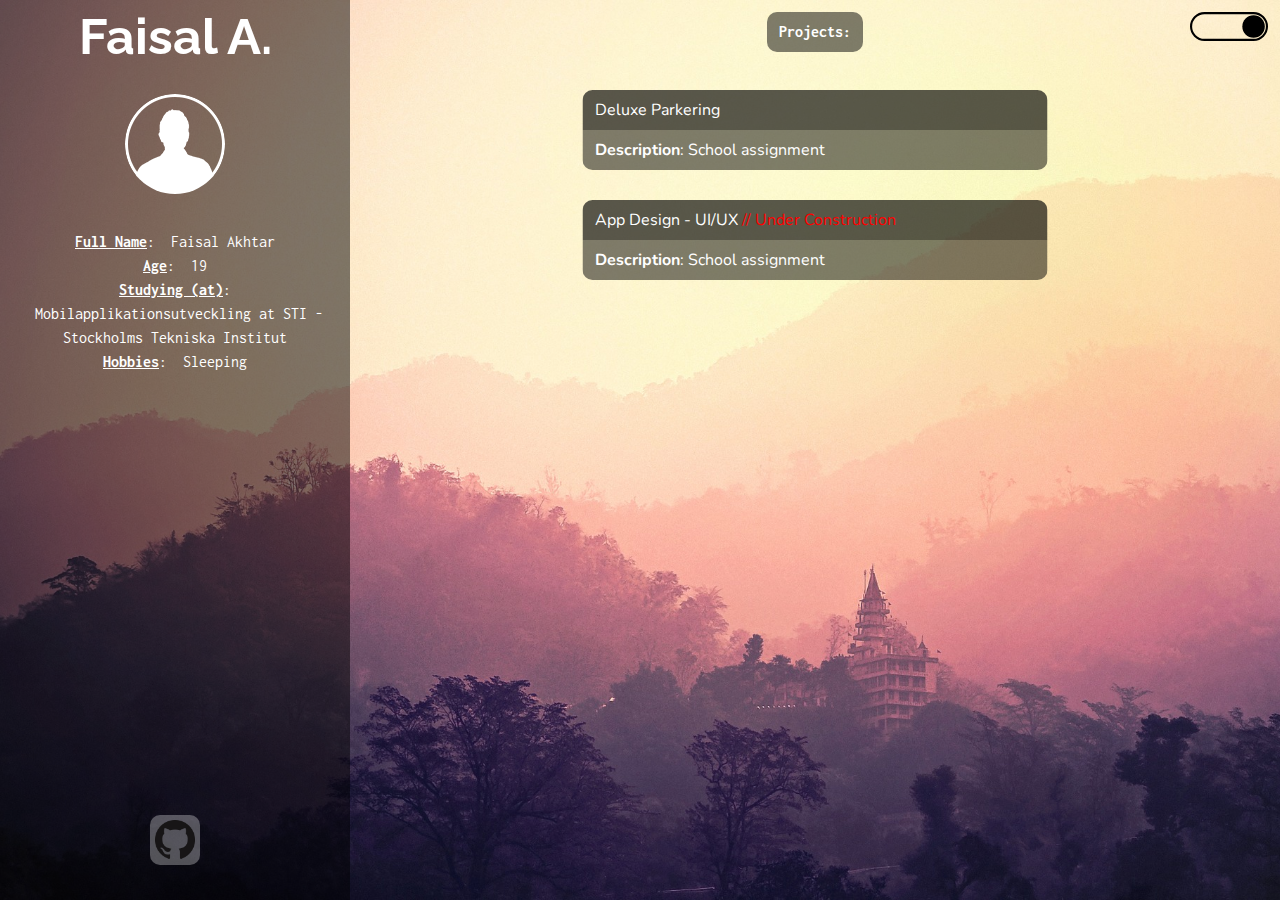
<file: index.html>
﻿<!DOCTYPE html>

<html lang="en">

<head>
    <meta charset="utf-8" />
    <title>Faisal Akhtar · Portfolio</title>
    <link href="indexCSS.css" rel="stylesheet" />
    <link rel="icon" href="images/icon.png" />
    <link href="https://fonts.googleapis.com/css?family=Inconsolata|Nunito|Raleway" rel="stylesheet">

    <script>
        //function background() {
        //    var bg = "url(images/backgroundImage.jpg)";
        //    document.getElementById("body").style.backgroundImage = bg;
        //    console.log(document.getElementById("body").style.backgroundImage);
        //    console.log("changed the background");
        //}

        function colorChange(theme) {
            var upperIndex = document.getElementsByClassName("upper");
            var aIndex= document.getElementsByClassName("aLinks");

            if (theme == 0) {              
                one = "url(images/backgroundImage1.jpg)";
                document.getElementById("bg").style.backgroundImage = one;
                document.getElementById("leftMenu").style.backgroundColor = "rgba(255, 255, 255, 0.7)";
                document.getElementById("title").style.color = "black";
                document.getElementById("pp").src = "images/ppIconB.png";
                document.getElementById("quickInfo").style.color = "black";
                document.getElementById("gitimg").src = "images/githubB.png";
                document.getElementById("github").style.backgroundColor = "rgba(0,0,0,0.3)";
                document.getElementById("projects").style.backgroundColor = "rgba(255, 255, 255, 0.5)";
                document.getElementById("projects").style.color = "black";
                document.getElementById("deluxeParkering").style.color = "black";
                upperIndex[0].style.backgroundColor = "rgba(255, 255, 255, 0.65)";
                upperIndex[1].style.backgroundColor = "rgba(255, 255, 255, 0.65)";
                aIndex[0].style.color = "black";
                aIndex[1].style.color = "black";

            }
            else if (theme == 1) {
                var zero = "url(images/backgroundImage.jpg)";
                document.getElementById("bg").style.backgroundImage = zero; 
                document.getElementById("leftMenu").style.backgroundColor = "rgba(0, 0, 0, 0.5)";                
                document.getElementById("title").style.color = "white";
                document.getElementById("pp").src = "images/ppIcon.png";
                document.getElementById("quickInfo").style.color = "white";
                document.getElementById("gitimg").src = "images/github.png";
                document.getElementById("github").style.backgroundColor = "";
                document.getElementById("projects").style.backgroundColor = "";
                document.getElementById("projects").style.color = "";
                document.getElementById("deluxeParkering").style.color = "";
                upperIndex[0].style.backgroundColor = "";
                upperIndex[1].style.backgroundColor = "";
                aIndex[0].style.color = "";
                aIndex[1].style.color = "";
            }
        }

    </script>


</head>

<body onload="checkW()" id="body">
        <div id="bg"></div>

        <div id="leftMenu">
            <p id="title">Faisal A.</p>

            <!-- Profile Picture || Change source to actual picture later on -->
            <img id="pp" src="images/ppIcon.png" alt="Profile Picture" title="N/A"/>

            <div id="quickInfo">

                <span class="bold">Full Name</span>: &nbsp;Faisal Akhtar <br />
                <span class="bold">Age</span>: &nbsp;19 <br />
                <span class="bold">Studying (at)</span>: &nbsp;Mobilapplikationsutveckling at
                STI - Stockholms Tekniska Institut <br />
                <span class="bold">Hobbies</span>: &nbsp;Sleeping <br />

            </div>

            <!-- Knappar nertill som leder till olika social medier etc -->
            <div class="randomLinks"> 


                <a id="github" href="https://github.com/faisaal99" title="Github Page" target="_blank">
                    <img id="gitimg" src="images/github.png" alt="github icon" width="40" height="40" />
                </a>

            </div>
        </div>
        

        <!-- Hela höger sida av sidan.-->
    <!--***********************************************************************************-->

        <div class="rightSide" style="text-align: center;">

            <input type="image" src="images/darkSmall.svg" id="themeButton" onclick="changeTheme()" title="Change Theme"/>

            <script>
                function changeTheme() {

                    if (source == "file:///C:/Users/Faisal/Documents/Personlig%20Sida%20GIT/images/darkSmall.svg") {
                        colorChange(0);
                        document.getElementById("themeButton").src = "file:///C:/Users/Faisal/Documents/Personlig%20Sida%20GIT/images/light.svg";
                    }
                    else if (source == "file:///C:/Users/Faisal/Documents/Personlig%20Sida%20GIT/images/light.svg") {
                        colorChange(1);
                        document.getElementById("themeButton").src = "file:///C:/Users/Faisal/Documents/Personlig%20Sida%20GIT/images/darkSmall.svg";
                    }                    
                }
            </script>

            <div id="projects">
                Projects:
            </div>

            <div id="deluxeParkering">

                <a class="aLinks" href="https://faisaal99.github.io/Garage1/" target="_blank">
                    <div class="upper">
                        Deluxe Parkering
                    </div>
                </a>

                <div class="lower">
                    <span style="font-weight: bold;">Description</span>: School assignment
                </div>

            </div>

            <div class="App_UI_UX">

                <a class="aLinks" href="https://faisaal99.github.io/APP-UI-UX/" target="_blank">
                    <div class="upper">
                        App Design - UI/UX <span class="underConstr">// Under Construction</span>
                    </div>
                </a>

                <div class="lower">
                    <span style="font-weight: bold;">Description</span>: School assignment
                </div>

            </div>

        </div>

</body>


</html>
</file>
<file: indexCSS.css>
html, body, div, span, applet, object, iframe,
h1, h2, h3, h4, h5, h6, p, blockquote, pre,
a, abbr, acronym, address, big, cite, code,
del, dfn, em, img, ins, kbd, q, s, samp,
small, strike, strong, sub, sup, tt, var,
b, u, i, center,
dl, dt, dd, ol, ul, li,
fieldset, form, label, legend,
table, caption, tbody, tfoot, thead, tr, th, td,
article, aside, canvas, details, embed, 
figure, figcaption, footer, header, hgroup, 
menu, nav, output, ruby, section, summary,
time, mark, audio, video {
	margin: 0;
	padding: 0;
	border: 0;
	font-size: 100%;
	font: inherit;
	vertical-align: baseline;
}
/* HTML5 display-role reset for older browsers */
article, aside, details, figcaption, figure, 
footer, header, hgroup, menu, nav, section {
	display: block;
}
body {
	line-height: 1;
}
ol, ul {
	list-style: none;
}
blockquote, q {
	quotes: none;
}
blockquote:before, blockquote:after,
q:before, q:after {
	content: '';
	content: none;
}
table {
	border-collapse: collapse;
	border-spacing: 0;
}

/*****************************************************************************************************************************/

html
{
	overflow: hidden;
}

body
{
	/*background-image: url(images/backgroundImage.jpg);
	background-position: center;
	background-repeat: no-repeat;
	background-size: cover;
	height: 100%;
	width: 100%;*/
}

#bg {
	position: absolute;
	background-image: url(images/backgroundImage.jpg);
	background-position: center;
	background-repeat: no-repeat;
	background-size: cover;
	height: 100%;
	width: 100%;
}

/*************************************************************************************/

#leftMenu { /* Svarta baren till v�nster */
	position: relative;
	float: left;
	background-color: rgba(0, 0, 0, 0.5);
	height: 100vh;
	/*width: 350px;*/
	width: 350px;
}

#title /* My name showing up */
{
	display:  inline;
	font-family: 'Raleway', sans-serif;
	font-weight: bold;
	color: white;
	font-size: 50px;
	opacity: 1;
	position: absolute;
	width: 100%;
	text-align: center;
	top: 12px;
}

#pp /* Profile Picture */
{
	border-radius: 50%;
	position: absolute;
	height: 100px;
	width: 100px;
	user-select: none;
	pointer-events: none;
	left: 50%;
	transform: translate(-50%);
	top: 94px;
}

#quickInfo /* Quick information about me */
{
	line-height: 150%;
	/*border: 1px solid red;*/
	text-align: center;
	font-family: 'Inconsolata', monospace; 
	color: white;
	width: 90%;
	position: absolute;
	left: 50%;
	top: 230px;
	transform: translate(-50%);
}

#quickInfo .bold /* f.in. name, age, occupation */
{
	font-weight: bold;
	text-decoration: underline;
}

.randomLinks
{
	/*border: 1px solid red;*/
	position: absolute;
	height: 60px;
	width: 100%;
	text-align: center;
	user-select: none;
	bottom: 30px;
	left: 50%;
	transform: translate(-50%);
	overflow: hidden;
}

.randomLinks #github
{
	height: 40px;
	width: 40px;
	padding: 5px;
	border-radius: 10px;
	/*border: 1px solid red;*/
	
	left: 50%;
	top: 50%;
	transform: translate(-50%, -50%);
	
	background-color: rgba(255, 255, 255, 0.3);
	position: absolute;
	transition: 0.15s;
}

.randomLinks #github:hover
{
	background-color: rgba(255, 255, 255, 1);
	transition: 0.2s;
}

/*******************************************************************************/

.rightSide
{
	left: 350px;
	right: 0;
	overflow: hidden;
	position: absolute;
	color: white;
	height: 100vh;
	width: auto;
	/*background-color: rgba(0, 0, 150, 0.5); */
}

#themeButton {
	user-select: none;
	text-align: center;
	position: absolute;
	/*transform: translate(-100%, 0);*/
	/*background-color: red;*/
	right: 12px;
	top: 12px;
	height: 29px;
	width: 78px; /* 5% on both before */
}

#themeButton:focus{
	outline: none;
}

#themePic{
	width: 78px;
	height: 29px;
	/*
	height: 30%;
	width: 30%;
	*/
}

#projects /* Says "projects" at the top */
{
	color: white;
	font-family: 'Inconsolata', monospace; 
	font-weight: bold;
	user-select: none;
	padding: 12px;
	border-radius: 10px;    
	background-color: rgba(0, 0, 0, 0.5);
	position: absolute;

	top: 12px;
	left: 50%;
	transform: translate(-50%);
}

/**************************************************************************/
.underConstr /* Every  DONT MAKE AN ID*/
{
	color: red;
}
/*********************************/
#deluxeParkering
{
	color: white;
	text-align: left;
	position: absolute;
	top: 90px;
	left: 50%;
	width: 50%;
	transform: translate(-50%);
	text-decoration: none;
	overflow: hidden;

	font-family: 'Nunito', sans-serif;
 
}

.upper
{
	user-select: none;
	background-color: rgba(0,0,0,0.65);
	padding: 12px;
	border-radius: 10px 10px 0 0;

	transition: 0.15s;
}

#deluxeParkering .upper:hover
{
	background-color: rgba(0,0,0,0.8);
	transition: 0.2s;
}

#deluxeParkering .lower
{
	background-color: rgba(0,0,0,0.5);
	padding: 12px;
	border-radius: 0 0 10px 10px;
}

#deluxeParkering a
{
	color: white;
	text-decoration: none;
}
#deluxeParkering a:hover
{
	text-decoration: underline;
}

/************************************************************************/

.App_UI_UX
{
	color: white;
	text-align: left;
	position: absolute;
	top: 200px;
	left: 50%;
	width: 50%;
	transform: translate(-50%);
	text-decoration: none;
	overflow: hidden;

	font-family: 'Nunito', sans-serif;
 
}

.App_UI_UX .upper
{
	user-select: none;
	background-color: rgba(0,0,0,0.65);
	padding: 12px;
	border-radius: 10px 10px 0 0;

	transition: 0.15s;
}

.App_UI_UX .upper:hover
{
	background-color: rgba(0,0,0,0.8);
	transition: 0.2s;
}

.App_UI_UX .lower
{
	background-color: rgba(0,0,0,0.5);
	padding: 12px;
	border-radius: 0 0 10px 10px;
}

.App_UI_UX a
{
	color: white;
	text-decoration: none;
}
.App_UI_UX a:hover
{
	text-decoration: underline;
}
</file>
